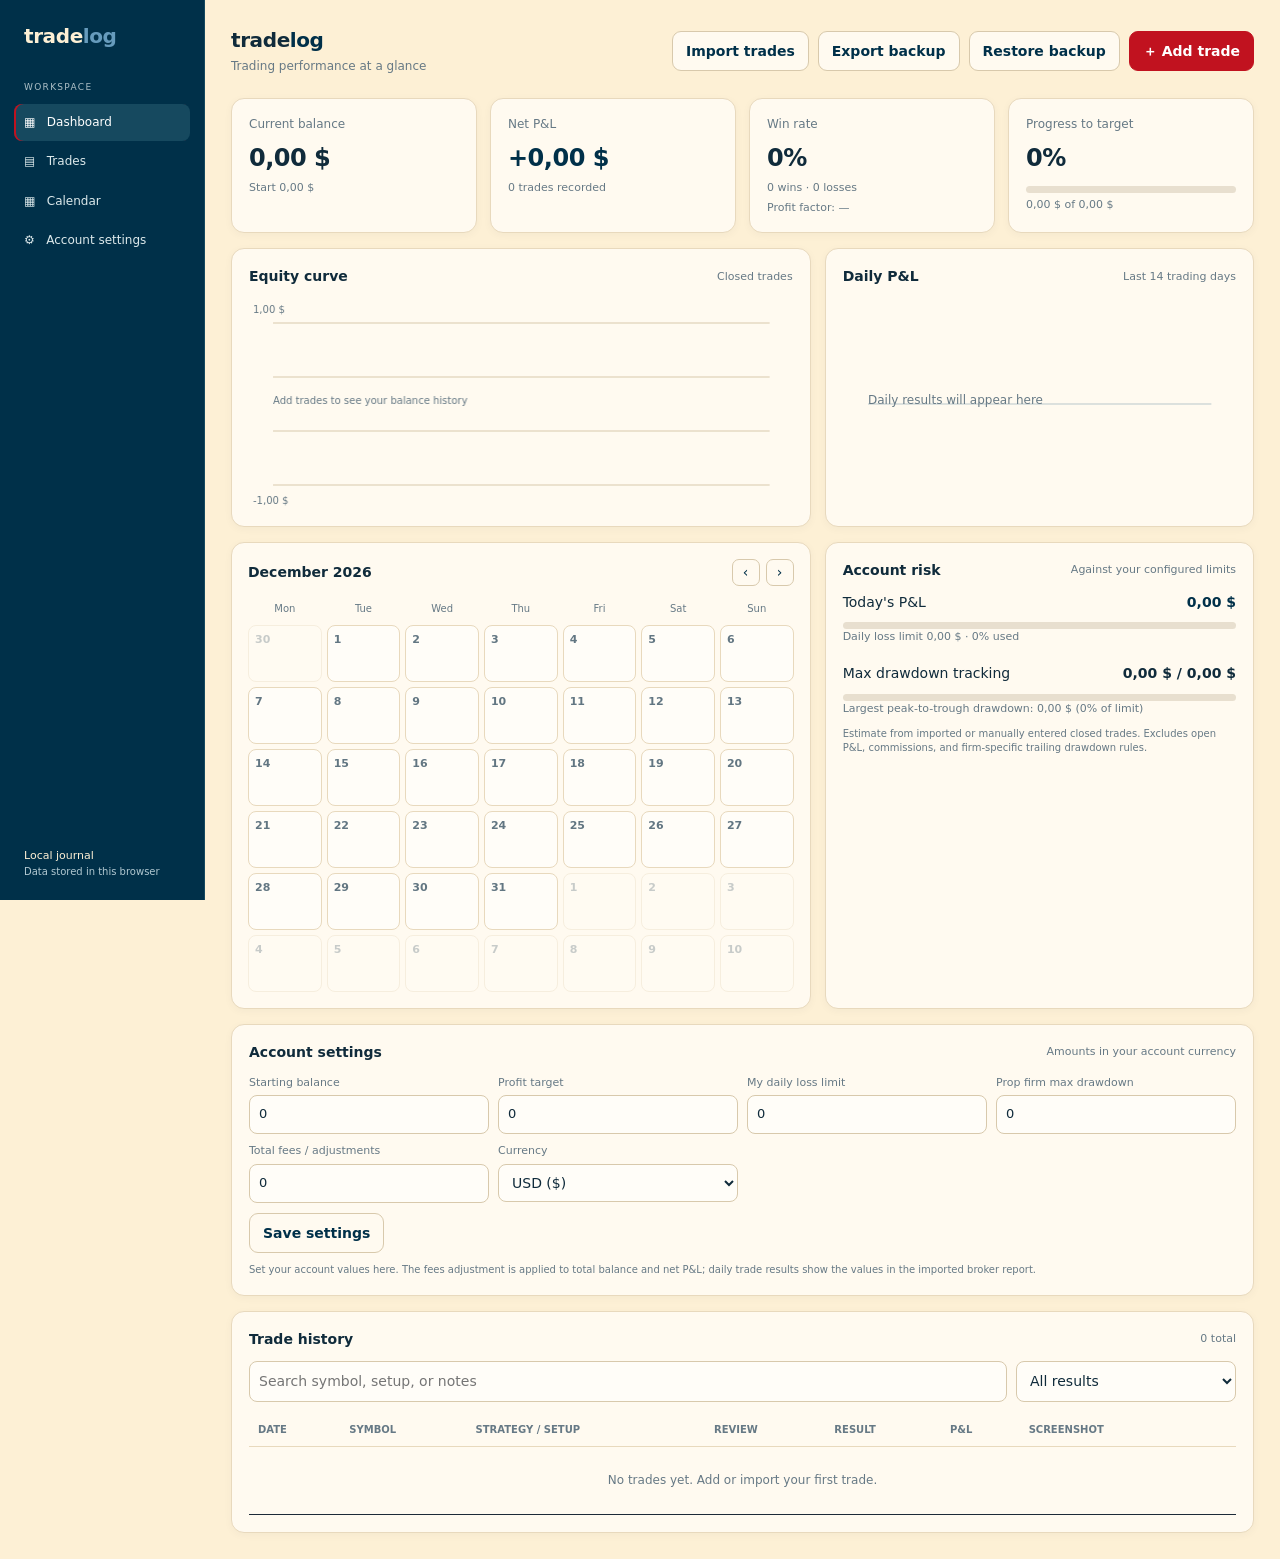
<file: index.html>
<!doctype html>
<html lang="en">
<head>
<meta charset="utf-8"><meta name="viewport" content="width=device-width,initial-scale=1">
<title>Trading Journal</title><meta name="description" content="A private, browser-based trading journal with trade review, performance analytics, and account risk tracking."><meta name="theme-color" content="#003049">
<link rel="stylesheet" href="assets/css/style.css"></head>
<body><aside class="sidebar"><div class="brand">trade<span>log</span></div><div class="navlabel">WORKSPACE</div><a class="nav active" href="#dashboard">▦ &nbsp; Dashboard</a><a class="nav" href="#tradesSection">▤ &nbsp; Trades</a><a class="nav" href="#calendarSection">▦ &nbsp; Calendar</a><a class="nav" href="#settingsSection">⚙ &nbsp; Account settings</a><div class="sidefoot">Local journal<br><span>Data stored in this browser</span></div></aside><main class="shell" id="dashboard">
<header class="top"><div><div class="brand">trade<span>log</span></div><div class="sub">Trading performance at a glance</div></div><div class="actions"><button class="btn" id="csvBtn">Import trades</button><button class="btn" id="exportBtn">Export backup</button><button class="btn" id="importBtn">Restore backup</button><input id="csvFile" type="file" accept=".csv,text/csv" hidden><input id="importFile" type="file" accept="application/json" hidden><button class="btn primary" id="addBtn">＋ Add trade</button></div></header>
<section class="grid" id="metrics"></section>
<section class="section row2"><div class="card"><div class="head"><h2>Equity curve</h2><span class="hint">Closed trades</span></div><canvas id="equity"></canvas></div><div class="card"><div class="head"><h2>Daily P&L</h2><span class="hint">Last 14 trading days</span></div><canvas id="bars"></canvas></div></section>
<section class="section row2" id="calendarSection"><div class="card calendar-card"><div class="cal-head"><strong id="monthTitle"></strong><div class="cal-controls"><button id="prev">‹</button><button id="next">›</button></div></div><div class="cal" id="calendar"></div></div><div class="card"><div class="head"><h2>Account risk</h2><span class="hint">Against your configured limits</span></div><div id="risk"></div></div></section>
<section class="section card" id="settingsSection"><div class="head"><h2>Account settings</h2><span class="hint">Amounts in your account currency</span></div><div class="settings"><div><label for="start">Starting balance</label><input id="start" type="number" step="0.01"></div><div><label for="target">Profit target</label><input id="target" type="number" step="0.01"></div><div><label for="daily">My daily loss limit</label><input id="daily" type="number" step="0.01"></div><div><label for="prop">Prop firm max drawdown</label><input id="prop" type="number" step="0.01"></div><div><label for="fees">Total fees / adjustments</label><input id="fees" type="number" step="0.01"></div><div><label for="currency">Currency</label><select id="currency"><option value="USD">USD ($)</option><option value="EUR">EUR (€)</option><option value="GBP">GBP (£)</option></select></div></div><button class="btn save" id="saveSettings">Save settings</button><div class="note">Set your account values here. The fees adjustment is applied to total balance and net P&L; daily trade results show the values in the imported broker report.</div></section>
<section class="section card" id="tradesSection"><div class="head"><h2>Trade history</h2><span class="hint" id="tradeCount"></span></div><div class="trade-filters"><input id="tradeSearch" type="search" placeholder="Search symbol, setup, or notes" aria-label="Search trades"><select id="outcomeFilter" aria-label="Filter by result"><option value="all">All results</option><option value="win">Wins</option><option value="loss">Losses</option><option value="flat">Breakeven</option></select></div><div class="table-wrap"><table><thead><tr><th>DATE</th><th>SYMBOL</th><th>STRATEGY / SETUP</th><th>REVIEW</th><th>RESULT</th><th>P&L</th><th>SCREENSHOT</th><th></th></tr></thead><tbody id="trades"></tbody></table></div></section>
</main>
<div class="modal" id="modal"><div class="dialog"><div class="head"><h2 id="formTitle">Add trade</h2><button class="iconbtn" id="close">✕</button></div><form id="tradeForm" class="form"><div class="formgrid"><div><label>Date</label><input name="date" type="date" required></div><div><label>Symbol / market</label><input name="symbol" placeholder="e.g. NQ, ES, EUR/USD" required></div><div><label>Trade result (P&L)</label><input name="pnl" type="number" step="0.01" required placeholder="e.g. 125 or -50"></div><div><label>Strategy / setup</label><input name="setup" placeholder="e.g. London breakout"></div><div><label>Did you follow your rules?</label><select name="rules"><option value="yes">Yes</option><option value="no">No</option><option value="partial">Partly</option></select></div><div><label>Screenshot (optional)</label><input name="image" type="file" accept="image/*"><img id="preview" class="preview"></div><div class="wide"><label>Trade reasoning / notes</label><textarea name="notes" placeholder="Why did I enter? What went well or poorly?"></textarea></div></div><div class="footer"><button class="btn" type="button" id="cancel">Cancel</button><button class="btn primary" type="submit">Save trade</button></div></form></div></div>
<script src="assets/js/app.js" defer></script></body></html>
</file>
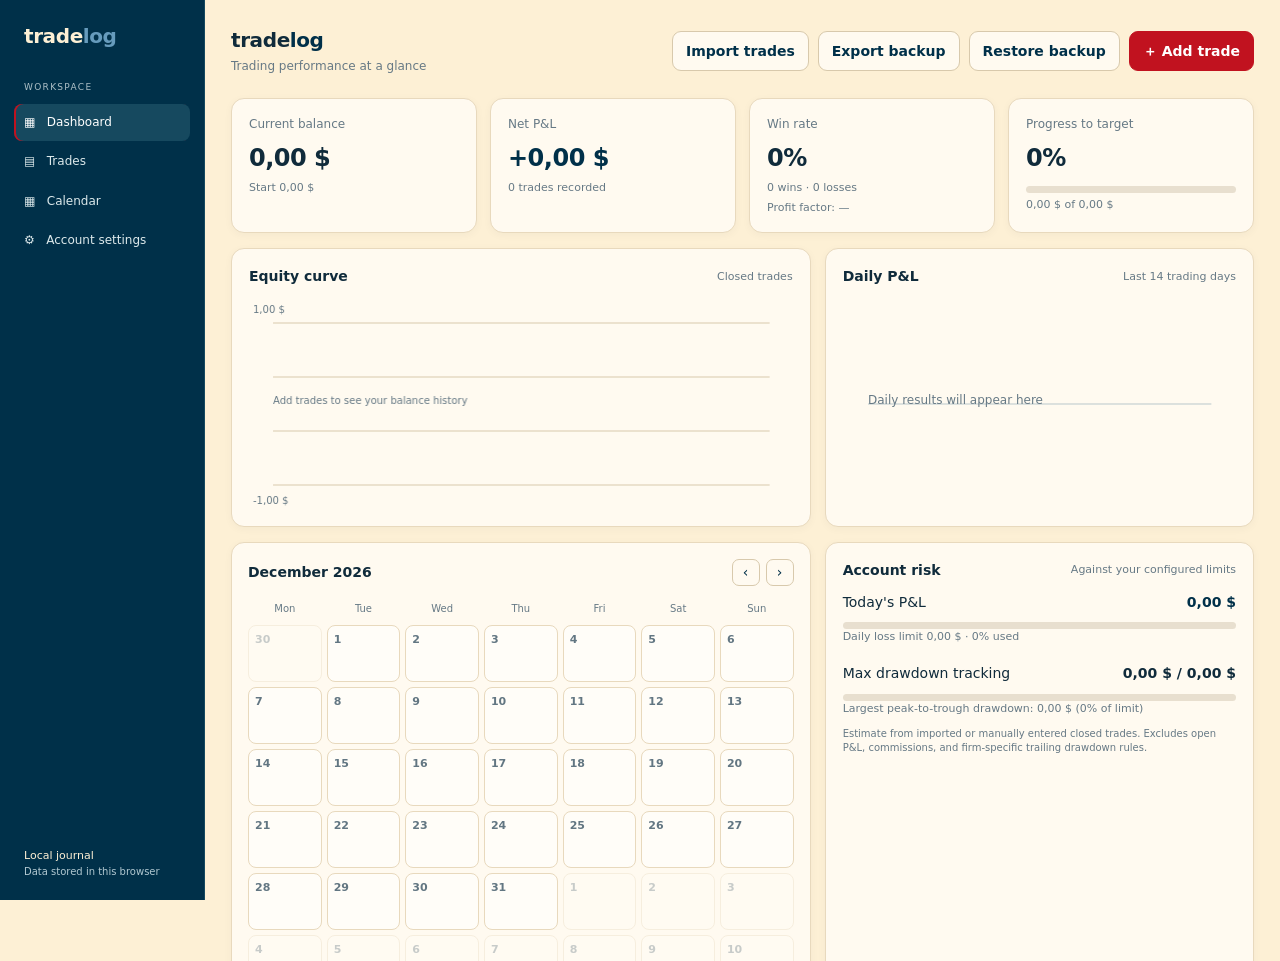
<file: trading-journal.html>
<!doctype html>
<html lang="en">
<head>
  <meta charset="utf-8">
  <meta name="viewport" content="width=device-width, initial-scale=1">
  <meta http-equiv="refresh" content="0; url=index.html">
  <link rel="canonical" href="index.html">
  <title>Trading Journal</title>
</head>
<body>
  <p>The journal has moved. <a href="index.html">Open Trading Journal</a>.</p>
</body>
</html>
</file>
<file: assets/css/style.css>
:root{--bg:#0b1018;--panel:#111a26;--panel2:#162231;--line:#243345;--text:#edf3f8;--muted:#91a1b3;--green:#4bd4a0;--red:#ff6b78;--blue:#76a9ff;--amber:#f2c66d}*{box-sizing:border-box}body{margin:0;background:var(--bg);color:var(--text);font:14px/1.45 Inter,ui-sans-serif,system-ui,-apple-system,Segoe UI,sans-serif}button,input,select,textarea{font:inherit}button{cursor:pointer}.sidebar{position:fixed;inset:0 auto 0 0;width:205px;background:#0d141e;border-right:1px solid var(--line);padding:22px 14px;z-index:2}.sidebar .brand{padding:0 10px 30px}.navlabel{font-size:9px;letter-spacing:1.3px;color:#697b8e;padding:0 10px 8px}.nav{display:block;color:#aab9c8;text-decoration:none;padding:10px;border-radius:8px;font-size:12px;margin:2px 0}.nav:hover,.nav.active{background:#192738;color:#fff}.nav.active{box-shadow:inset 2px 0 var(--green)}.sidefoot{position:absolute;bottom:20px;left:24px;color:#dbe5ed;font-size:11px}.sidefoot span{color:var(--muted);font-size:10px}.shell{max-width:1600px;margin:0 0 0 205px;padding:26px}.top{display:flex;justify-content:space-between;align-items:center;margin-bottom:23px;gap:14px}.brand{font-size:20px;font-weight:700;letter-spacing:-.4px}.brand span{color:var(--green)}.sub{color:var(--muted);font-size:12px;margin-top:3px}.actions{display:flex;gap:9px;flex-wrap:wrap}.btn{border:1px solid var(--line);color:var(--text);background:var(--panel2);border-radius:9px;padding:9px 13px;font-weight:600}.btn.primary{background:var(--green);border-color:var(--green);color:#082018}.btn:hover{filter:brightness(1.1)}.grid{display:grid;grid-template-columns:repeat(4,minmax(0,1fr));gap:13px}.card{background:var(--panel);border:1px solid var(--line);border-radius:13px;padding:17px}.metric-label{color:var(--muted);font-size:12px}.metric{font-size:24px;font-weight:700;letter-spacing:-.5px;margin-top:7px}.metric-sub{color:var(--muted);font-size:11px;margin-top:4px}.positive{color:var(--green)}.negative{color:var(--red)}.warning{color:var(--amber)}.section{margin-top:15px}.row2{display:grid;grid-template-columns:1.35fr 1fr;gap:14px}.head{display:flex;justify-content:space-between;align-items:center;margin-bottom:12px}.head h2{font-size:14px;margin:0}.hint{font-size:11px;color:var(--muted)}canvas{width:100%;height:210px;display:block}.calendar-card{padding:16px}.cal-head{display:flex;align-items:center;justify-content:space-between;margin-bottom:12px}.cal-head strong{font-size:14px}.cal-controls{display:flex;gap:6px}.cal-controls button{background:none;color:var(--text);border:1px solid var(--line);border-radius:7px;width:28px;height:27px}.cal{display:grid;grid-template-columns:repeat(7,1fr);gap:5px}.dow{text-align:center;color:var(--muted);font-size:10px;padding:4px 0}.day{min-height:57px;border:1px solid var(--line);border-radius:8px;padding:6px;font-size:11px;color:var(--muted);background:#0d1520;position:relative}.day.dim{opacity:.35}.day.trade-win{background:#123127;border-color:#215e49;color:#d7f8eb}.day.trade-loss{background:#351f29;border-color:#713644;color:#ffe0e4}.day.trade-flat{background:#2a2c29;border-color:#5b593d;color:#f3e9c2}.day b{font-weight:600}.day .pnl{position:absolute;bottom:5px;left:6px;font-size:10px}.day .count{position:absolute;right:6px;top:5px;font-size:9px;opacity:.8}.table-wrap{overflow:auto}table{width:100%;border-collapse:collapse;min-width:700px}th{text-align:left;color:var(--muted);font-size:10px;font-weight:600;padding:9px;border-bottom:1px solid var(--line)}td{padding:11px 9px;border-bottom:1px solid #1d2a38;font-size:12px}.shot{width:43px;height:34px;object-fit:cover;border-radius:5px;border:1px solid var(--line);vertical-align:middle}.empty{text-align:center;color:var(--muted);padding:25px}.riskline{display:flex;justify-content:space-between;gap:10px;align-items:center}.bar{height:7px;background:#263445;border-radius:9px;overflow:hidden;margin-top:10px}.bar i{display:block;height:100%;background:var(--green);border-radius:9px}.bar i.danger{background:var(--red)}.mini{font-size:11px;color:var(--muted)}.settings{display:grid;grid-template-columns:repeat(4,1fr);gap:9px}.settings label,.form label{display:block;font-size:11px;color:var(--muted);margin-bottom:5px}input,select,textarea{width:100%;background:#0c131d;border:1px solid var(--line);border-radius:8px;color:var(--text);padding:9px;outline:none}input:focus,textarea:focus,select:focus{border-color:var(--blue)}.settings input{font-size:13px}.save{margin-top:10px}.modal{position:fixed;inset:0;background:#0009;display:none;align-items:center;justify-content:center;padding:16px;z-index:5}.modal.show{display:flex}.dialog{width:min(620px,100%);max-height:90vh;overflow:auto;background:var(--panel);border:1px solid var(--line);border-radius:14px;padding:19px}.formgrid{display:grid;grid-template-columns:1fr 1fr;gap:11px}.form .wide{grid-column:1/-1}textarea{min-height:75px;resize:vertical}.footer{display:flex;justify-content:flex-end;gap:8px;margin-top:14px}.preview{max-width:120px;max-height:70px;display:none;margin-top:6px;border-radius:6px}.note{color:var(--muted);font-size:10px;margin-top:10px}.iconbtn{background:none;color:var(--muted);border:0;padding:4px}.mobileonly{display:none}@media(max-width:850px){.sidebar{width:62px;padding:14px 7px}.sidebar .brand{font-size:0;padding:0 4px 20px}.sidebar .brand:first-letter{font-size:18px}.sidebar .navlabel,.sidefoot{display:none}.nav{font-size:0;text-align:center;padding:12px 4px}.nav:first-letter{font-size:16px}.shell{margin-left:62px}.grid{grid-template-columns:repeat(2,1fr)}.row2{grid-template-columns:1fr}.settings{grid-template-columns:repeat(2,1fr)}}@media(max-width:540px){.sidebar{position:sticky;top:0;width:100%;height:49px;display:flex;align-items:center;padding:4px 8px;border-right:0;border-bottom:1px solid var(--line)}.sidebar .brand{font-size:17px;padding:0 8px}.sidebar .navlabel,.sidefoot{display:none}.sidebar .nav{font-size:0;margin-left:auto;padding:8px}.sidebar .nav:first-letter{font-size:14px}.shell{margin:0;padding:15px}.top{align-items:flex-start;flex-direction:column}.grid{gap:8px}.card{padding:13px}.metric{font-size:20px}.day{min-height:48px;padding:4px}.day .pnl{font-size:9px;left:4px}.formgrid{grid-template-columns:1fr}.form .wide{grid-column:auto}}

/* Palette based on the user's reference */
:root{--bg:#FDF0D5;--panel:#fffaf0;--panel2:#fff5e4;--line:#e8d9bd;--text:#102b3b;--muted:#667985;--green:#003049;--red:#780000;--blue:#669BBC;--amber:#C1121F}
body{background:var(--bg);color:var(--text)}
.sidebar{background:#003049;border-color:#16495f;color:#FDF0D5}
.sidebar .brand{color:#FDF0D5}.sidebar .brand span{color:#669BBC}.navlabel{color:#adc0c7}.nav{color:#dce9eb}.nav:hover,.nav.active{background:#16495f;color:#fff}.nav.active{box-shadow:inset 2px 0 #C1121F}.sidefoot{color:#FDF0D5}.sidefoot span{color:#b1c8d1}
.card{background:#fffaf0;border-color:var(--line);box-shadow:0 2px 8px #0030490a}.btn{color:#003049;background:#fffaf0;border-color:#d8c9ac}.btn.primary{background:#C1121F;border-color:#C1121F;color:#fff}.btn:hover{filter:brightness(.97)}
.positive{color:#003049}.negative{color:#780000}.warning{color:#C1121F}
input,select,textarea{background:#fffdf8;border-color:#d8c9ac;color:#102b3b}input:focus,textarea:focus,select:focus{border-color:#669BBC;box-shadow:0 0 0 2px #669BBC26}
.day{background:#fffdf8;color:#627682;border-color:#e8d9bd}.day.trade-win{background:#e7f0f3;border-color:#669BBC;color:#003049}.day.trade-loss{background:#f7e3df;border-color:#c1121f;color:#780000}.day.trade-flat{background:#fff1d8;border-color:#dbbd83;color:#6b4c12}
.bar{background:#e8dfcf}.bar i{background:#669BBC}.bar i.danger{background:#C1121F}
.dow,.metric-label,.metric-sub,.hint,.note,.mini{color:#667985}
.modal{background:#00304970}.dialog{background:#fffaf0;border-color:#d8c9ac}.cal-controls button{color:#003049;border-color:#d8c9ac;background:#fffaf0}
@media(max-width:540px){.sidebar{background:#003049;border-bottom-color:#16495f}}

.trade-filters{display:grid;grid-template-columns:minmax(200px,1fr) minmax(150px,220px);gap:9px;margin:0 0 12px}.trade-filters input,.trade-filters select{min-height:38px}.table-wrap table{min-width:820px}td:nth-child(4){max-width:260px;color:var(--muted)}@media(max-width:540px){.trade-filters{grid-template-columns:1fr}.trade-filters select{width:100%}}
</file>
